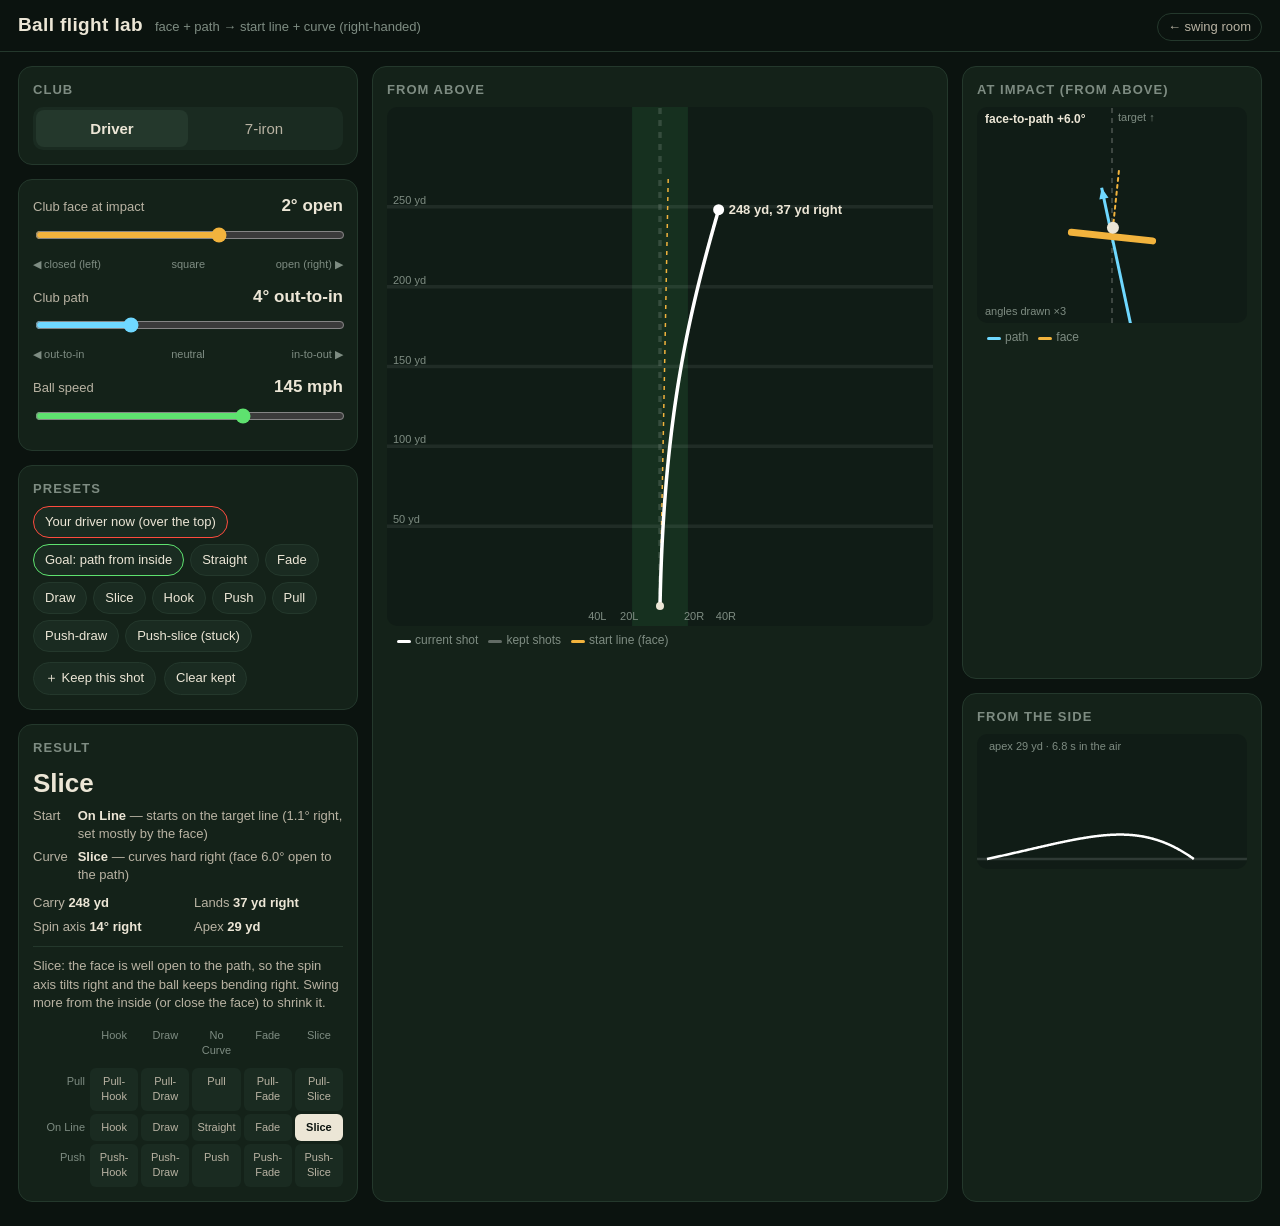
<file: flight.html>
<!doctype html>
<html lang="en">
<head>
<meta charset="utf-8">
<meta name="viewport" content="width=device-width, initial-scale=1, viewport-fit=cover">
<meta name="theme-color" content="#0b130f">
<title>Lowpoint · ball flight lab</title>
<link rel="icon" href="icons/favicon-32.png">
<style>
  :root { --ink:#0b130f; --turf:#101c16; --panel:#142219; --panel-2:#1a2b21; --line:#24382c; --chalk:#ece6d6;
          --dim:#b9b3a3; --muted:#7e8c82; --ok:#5ee26f; --flag:#ff4b3e; --amber:#f2b33d; --ref:#6fd8ff; }
  * { box-sizing: border-box; }
  html, body { margin: 0; background: var(--ink); color: var(--chalk); font: 15px/1.4 -apple-system, "SF Pro Text", "Helvetica Neue", sans-serif; }
  header { display: flex; align-items: baseline; gap: 12px; padding: 12px 18px calc(10px) max(18px, env(safe-area-inset-left)); border-bottom: 1px solid var(--line); }
  header h1 { margin: 0; font-size: 19px; letter-spacing: .02em; }
  header .sub { color: var(--muted); font-size: 13px; }
  header a { margin-left: auto; color: var(--dim); font-size: 13px; text-decoration: none; border: 1px solid var(--line); padding: 4px 10px; border-radius: 999px; }
  main { display: grid; grid-template-columns: 340px 1fr; gap: 14px; padding: 14px 18px 24px; }
  @media (max-width: 860px) { main { grid-template-columns: 1fr; padding: 10px; } }
  .card { background: var(--panel); border: 1px solid var(--line); border-radius: 14px; padding: 14px; }
  .controls { display: flex; flex-direction: column; gap: 14px; }
  .seg { display: flex; background: var(--panel-2); border-radius: 10px; padding: 3px; }
  .seg button { flex: 1; background: none; border: 0; color: var(--dim); padding: 8px; border-radius: 8px; font: inherit; cursor: pointer; }
  .seg button.on { background: var(--line); color: var(--chalk); font-weight: 600; }
  .ctl label { display: flex; justify-content: space-between; align-items: baseline; font-size: 13px; color: var(--dim); }
  .ctl label b { color: var(--chalk); font-size: 17px; font-variant-numeric: tabular-nums; }
  .ctl .hint { display: flex; justify-content: space-between; font-size: 11px; color: var(--muted); margin-top: 2px; }
  input[type=range] { width: 100%; accent-color: var(--ok); height: 30px; }
  .face input { accent-color: var(--amber); } .path input { accent-color: var(--ref); }
  .presets { display: flex; flex-wrap: wrap; gap: 6px; }
  .presets button, .btn { background: var(--panel-2); color: var(--chalk); border: 1px solid var(--line); border-radius: 999px; padding: 6px 11px; font: inherit; font-size: 13px; cursor: pointer; }
  .presets button.you { border-color: var(--flag); } .presets button.fix { border-color: var(--ok); }
  .row { display: flex; gap: 8px; flex-wrap: wrap; }
  .views { display: grid; grid-template-columns: 1fr 300px; grid-template-rows: auto auto; gap: 14px; }
  @media (max-width: 1100px) { .views { grid-template-columns: 1fr; } }
  .views .top { grid-row: span 2; }
  canvas { width: 100%; display: block; border-radius: 10px; background: var(--turf); touch-action: none; }
  h2 { margin: 0 0 8px; font-size: 13px; color: var(--muted); text-transform: uppercase; letter-spacing: .08em; font-weight: 600; }
  .shape { font-size: 26px; font-weight: 700; text-transform: capitalize; margin: 2px 0 6px; }
  .stats { display: grid; grid-template-columns: 1fr 1fr; gap: 6px 12px; font-size: 13px; color: var(--dim); }
  .stats b { color: var(--chalk); font-variant-numeric: tabular-nums; }
  .why { font-size: 13px; color: var(--dim); margin-top: 10px; border-top: 1px solid var(--line); padding-top: 10px; }
  .why em { color: var(--chalk); font-style: normal; font-weight: 600; }
  .terms { display: grid; grid-template-columns: auto 1fr; gap: 4px 10px; font-size: 13px; color: var(--dim); margin-bottom: 10px; }
  .terms b { color: var(--chalk); text-transform: capitalize; }
  .chart { display: grid; grid-template-columns: 54px repeat(5, 1fr); gap: 3px; font-size: 11px; margin-top: 10px; }
  .chart div { padding: 6px 2px; text-align: center; border-radius: 6px; text-transform: capitalize; }
  .chart .h { color: var(--muted); }
  .chart .c { background: var(--panel-2); color: var(--dim); cursor: pointer; }
  .chart .c.on { background: var(--chalk); color: var(--ink); font-weight: 700; }
  .legend { font-size: 12px; color: var(--muted); margin-top: 6px; }
  .legend i { display: inline-block; width: 14px; height: 3px; vertical-align: middle; margin: 0 4px 0 10px; border-radius: 2px; }
</style>
</head>
<body>
<header>
  <h1>Ball flight lab</h1><span class="sub">face + path → start line + curve (right-handed)</span>
  <a href="./">← swing room</a>
</header>
<main>
  <section class="controls">
    <div class="card">
      <h2>Club</h2>
      <div class="seg" id="club"><button data-v="driver" class="on">Driver</button><button data-v="iron7">7-iron</button></div>
    </div>
    <div class="card">
      <div class="ctl face">
        <label>Club face at impact <b id="face-v"></b></label>
        <input id="face" type="range" min="-10" max="10" step="0.5" value="2">
        <div class="hint"><span>◀ closed (left)</span><span>square</span><span>open (right) ▶</span></div>
      </div>
      <div class="ctl path" style="margin-top:12px">
        <label>Club path <b id="path-v"></b></label>
        <input id="path" type="range" min="-10" max="10" step="0.5" value="-4">
        <div class="hint"><span>◀ out-to-in</span><span>neutral</span><span>in-to-out ▶</span></div>
      </div>
      <div class="ctl" style="margin-top:12px">
        <label>Ball speed <b id="spd-v"></b></label>
        <input id="spd" type="range" min="70" max="180" step="1" value="145">
      </div>
    </div>
    <div class="card">
      <h2>Presets</h2>
      <div class="presets" id="presets">
        <button class="you" data-f="2" data-p="-4">Your driver now (over the top)</button>
        <button class="fix" data-f="0" data-p="2">Goal: path from inside</button>
        <button data-f="0" data-p="0">Straight</button>
        <button data-f="1" data-p="-2">Fade</button>
        <button data-f="-1" data-p="2">Draw</button>
        <button data-f="5" data-p="-4">Slice</button>
        <button data-f="-4" data-p="4">Hook</button>
        <button data-f="4" data-p="4">Push</button>
        <button data-f="-4" data-p="-4">Pull</button>
        <button data-f="3" data-p="6">Push-draw</button>
        <button data-f="6" data-p="2">Push-slice (stuck)</button>
      </div>
      <div class="row" style="margin-top:10px">
        <button class="btn" id="keep">＋ Keep this shot</button>
        <button class="btn" id="clear">Clear kept</button>
      </div>
    </div>
    <div class="card" id="result"></div>
  </section>

  <section class="views">
    <div class="card top"><h2>From above</h2><canvas id="cv-top"></canvas>
      <div class="legend"><i style="background:#fff"></i>current shot<i style="background:#ffffff55"></i>kept shots<i style="background:var(--amber)"></i>start line (face)</div></div>
    <div class="card"><h2>At impact (from above)</h2><canvas id="cv-imp"></canvas>
      <div class="legend"><i style="background:var(--ref)"></i>path<i style="background:var(--amber)"></i>face</div></div>
    <div class="card"><h2>From the side</h2><canvas id="cv-side"></canvas></div>
  </section>
</main>

<script type="module">
import { simulate, CLUBS, YD, shapeName } from "./js/flight.js";

const $ = s => document.querySelector(s);
const st = { club: "driver", face: 2, path: -4, speed: 145, kept: [] };
const fmt = (v, pos, neg) => v === 0 ? "0°" : `${Math.abs(v).toFixed(1).replace(/\.0$/, "")}° ${v > 0 ? pos : neg}`;

function canvasCtx(cv, aspect) {
  const w = cv.clientWidth, h = Math.round(w * aspect), dpr = devicePixelRatio || 1;
  if (cv.width !== Math.round(w * dpr) || cv.height !== Math.round(h * dpr)) { cv.width = Math.round(w * dpr); cv.height = Math.round(h * dpr); cv.style.height = h + "px"; }
  const g = cv.getContext("2d"); g.setTransform(dpr, 0, 0, dpr, 0, 0); g.clearRect(0, 0, w, h);
  return { g, w, h };
}

function drawTop(cur) {
  const cv = $("#cv-top");
  const { g, w, h } = canvasCtx(cv, innerWidth < 860 ? 1.25 : 0.95);
  const maxX = (st.club === "driver" ? 300 : 210) / YD;          // metres shown downrange
  const sc = (h - 40) / maxX, cx = w / 2, by = h - 20;
  const X = p => [cx + p[1] * sc, by - p[0] * sc];
  // fairway, target line, yardage
  const fw = (st.club === "driver" ? 35 : 25) / YD * sc;
  g.fillStyle = "#16301f"; g.fillRect(cx - fw / 2, 0, fw, h);
  g.strokeStyle = "#ffffff22"; g.setLineDash([6, 6]); g.beginPath(); g.moveTo(cx, by); g.lineTo(cx, 0); g.stroke(); g.setLineDash([]);
  g.fillStyle = "#7e8c82"; g.font = "11px -apple-system, sans-serif";
  for (let yd = 50; yd * 1 / YD < maxX; yd += 50) {
    const y = by - (yd / YD) * sc;
    g.strokeStyle = "#ffffff12"; g.beginPath(); g.moveTo(0, y); g.lineTo(w, y); g.stroke();
    g.fillText(`${yd} yd`, 6, y - 3);
  }
  for (let yd = -40; yd <= 40; yd += 20) if (yd) {
    const x = cx + (yd / YD) * sc; if (x < 0 || x > w) continue;
    g.fillText(`${Math.abs(yd)}${yd < 0 ? "L" : "R"}`, x - 8, by + 14);
  }
  // start line (where the face sends the ball)
  const a = cur.start * Math.PI / 180, L = maxX * 0.9;
  g.strokeStyle = "#f2b33d"; g.lineWidth = 1.5; g.setLineDash([4, 5]);
  g.beginPath(); g.moveTo(...X([0, 0])); g.lineTo(...X([L * Math.cos(a), L * Math.sin(a)])); g.stroke(); g.setLineDash([]);
  const path = (r, col, lw) => {
    g.strokeStyle = col; g.lineWidth = lw; g.lineJoin = "round"; g.beginPath();
    r.pts.forEach((p, i) => (i ? g.lineTo(...X(p)) : g.moveTo(...X(p)))); g.stroke();
    const e = X(r.pts[r.pts.length - 1]); g.fillStyle = col; g.beginPath(); g.arc(e[0], e[1], lw + 2, 0, 7); g.fill();
  };
  st.kept.forEach(k => path(k.r, "#ffffff55", 2));
  path(cur, "#ffffff", 3.5);
  const e = X(cur.pts[cur.pts.length - 1]);
  g.fillStyle = "#ece6d6"; g.font = "600 13px -apple-system, sans-serif";
  const side = cur.side * YD, txt = `${(cur.carry * YD).toFixed(0)} yd, ${Math.abs(side).toFixed(0)} yd ${side >= 0 ? "right" : "left"}`;
  g.fillText(txt, Math.min(w - g.measureText(txt).width - 6, Math.max(6, e[0] + 10)), e[1] + 4);
  g.fillStyle = "#ece6d6"; g.beginPath(); g.arc(cx, by, 4, 0, 7); g.fill();
}

function drawSide(cur) {
  const { g, w, h } = canvasCtx($("#cv-side"), 0.5);
  const maxX = (st.club === "driver" ? 300 : 210) / YD, sc = Math.min((w - 20) / maxX, (h - 20) / 45 * 1.0);
  const X = p => [10 + p[0] * sc, h - 10 - p[2] * sc];
  g.strokeStyle = "#ffffff22"; g.beginPath(); g.moveTo(0, h - 10); g.lineTo(w, h - 10); g.stroke();
  st.kept.forEach(k => { g.strokeStyle = "#ffffff44"; g.lineWidth = 1.5; g.beginPath(); k.r.pts.forEach((p, i) => (i ? g.lineTo(...X(p)) : g.moveTo(...X(p)))); g.stroke(); });
  g.strokeStyle = "#fff"; g.lineWidth = 2.5; g.beginPath(); cur.pts.forEach((p, i) => (i ? g.lineTo(...X(p)) : g.moveTo(...X(p)))); g.stroke();
  g.fillStyle = "#7e8c82"; g.font = "11px -apple-system, sans-serif";
  g.fillText(`apex ${(cur.apex * YD).toFixed(0)} yd · ${cur.time.toFixed(1)} s in the air`, 12, 16);
}

function drawImpact(cur) {
  const { g, w, h } = canvasCtx($("#cv-imp"), 0.8);
  const cx = w / 2, cy = h * 0.6, R = Math.min(w, h) * 0.42, k = 3;   // angles exaggerated ×3 so they're visible
  g.strokeStyle = "#ffffff30"; g.setLineDash([5, 5]); g.beginPath(); g.moveTo(cx, h); g.lineTo(cx, 0); g.stroke(); g.setLineDash([]);
  g.fillStyle = "#7e8c82"; g.font = "11px -apple-system, sans-serif"; g.fillText("target ↑", cx + 6, 14);
  g.fillText("angles drawn ×3", 8, h - 8);
  // path arrow: club travels along `path`
  const pa = st.path * k * Math.PI / 180;
  const p0 = [cx - Math.sin(pa) * R, cy + Math.cos(pa) * R], p1 = [cx + Math.sin(pa) * R * 0.55, cy - Math.cos(pa) * R * 0.55];
  g.strokeStyle = "#6fd8ff"; g.fillStyle = "#6fd8ff"; g.lineWidth = 3;
  g.beginPath(); g.moveTo(...p0); g.lineTo(...p1); g.stroke();
  const ah = Math.atan2(p1[1] - p0[1], p1[0] - p0[0]);
  g.beginPath(); g.moveTo(...p1); g.lineTo(p1[0] - 12 * Math.cos(ah - 0.4), p1[1] - 12 * Math.sin(ah - 0.4)); g.lineTo(p1[0] - 12 * Math.cos(ah + 0.4), p1[1] - 12 * Math.sin(ah + 0.4)); g.fill();
  // face: a line perpendicular to where it points; a short arrow shows face direction
  const fa = st.face * k * Math.PI / 180, fl = R * 0.45;
  const n = [Math.sin(fa), -Math.cos(fa)], t = [Math.cos(fa), Math.sin(fa)];
  g.strokeStyle = "#f2b33d"; g.lineWidth = 7; g.lineCap = "round";
  g.beginPath(); g.moveTo(cx - t[0] * fl, cy - t[1] * fl); g.lineTo(cx + t[0] * fl, cy + t[1] * fl); g.stroke();
  g.lineWidth = 2; g.setLineDash([3, 4]); g.beginPath(); g.moveTo(cx, cy); g.lineTo(cx + n[0] * R * 0.75, cy + n[1] * R * 0.75); g.stroke(); g.setLineDash([]);
  g.lineCap = "butt";
  g.fillStyle = "#ece6d6"; g.beginPath(); g.arc(cx + n[0] * 9, cy + n[1] * 9, 6, 0, 7); g.fill();
  g.font = "600 12px -apple-system, sans-serif"; g.fillStyle = "#ece6d6";
  g.fillText(`face-to-path ${cur.f2p > 0 ? "+" : ""}${cur.f2p.toFixed(1)}°`, 8, 16);
}

const START_TXT = { pull: "starts left of the target", straight: "starts on the target line", push: "starts right of the target" };
const CURVE_TXT = { hook: "curves hard left", draw: "curves gently left", none: "doesn't curve", fade: "curves gently right", slice: "curves hard right" };
const WHY = {
  slice: "Slice: the face is well open to the path, so the spin axis tilts right and the ball keeps bending right. Swing more from the inside (or close the face) to shrink it.",
  fade: "Fade: the face is a little open to the path. A controlled fade is a good shot; it only becomes a slice when the gap grows.",
  none: "No curve: face and path point the same way, so the spin axis is level.",
  draw: "Draw: the face is a little closed to the path. A controlled draw is a good shot; it only becomes a hook when the gap grows.",
  hook: "Hook: the face is well closed to the path. Hold the face more open or swing less in-to-out.",
};
// representative face/path for each cell of the shot chart (clicking a cell loads it)
const CELL = {
  pull: { hook: [-5, -1], draw: [-3, -1], none: [-3, -3], fade: [-2, -4.5], slice: [-1, -6] },
  straight: { hook: [-1.5, 3], draw: [-0.5, 1.5], none: [0, 0], fade: [0.5, -1.5], slice: [1.5, -4] },
  push: { hook: [2, 7], draw: [3, 5], none: [3, 3], fade: [4, 1.5], slice: [5, -1] },
};
const CURVES = ["hook", "draw", "none", "fade", "slice"], STARTS = ["pull", "straight", "push"];

function explain(cur) {
  const { start, curve } = cur.parts;
  let tip = WHY[curve];
  if (start === "push" && (curve === "fade" || curve === "slice") && st.path > 0) tip = "Push-" + curve + ": the path is already from the inside, but the face is even more open. Square the face (grip, release, get to your lead side).";
  if (start === "pull" && (curve === "hook" || curve === "draw")) tip = "Pull-" + curve + ": face closed and pointing left, so both the start line and the curve go left.";
  return tip;
}

function chart(cur) {
  let h = `<div class="chart"><div class="h"></div>${CURVES.map(c => `<div class="h">${c === "none" ? "no curve" : c}</div>`).join("")}`;
  for (const s of STARTS) {
    h += `<div class="h" style="text-align:right">${s === "straight" ? "on line" : s}</div>`;
    for (const c of CURVES) {
      const on = cur.parts.start === s && cur.parts.curve === c;
      const nm = s === "straight" ? (c === "none" ? "straight" : c) : (c === "none" ? s : `${s}-${c}`);
      h += `<div class="c${on ? " on" : ""}" data-s="${s}" data-c="${c}">${nm}</div>`;
    }
  }
  return h + "</div>";
}

function render() {
  const cur = simulate({ face: st.face, path: st.path, club: st.club, speedMph: st.speed });
  $("#face-v").textContent = fmt(st.face, "open", "closed");
  $("#path-v").textContent = fmt(st.path, "in-to-out", "out-to-in");
  $("#spd-v").textContent = `${st.speed} mph`;
  const side = cur.side * YD;
  const { start, curve } = cur.parts;
  $("#result").innerHTML = `<h2>Result</h2><div class="shape">${cur.shape}</div>
    <div class="terms">
      <span>Start</span><span><b>${start === "straight" ? "on line" : start}</b> — ${START_TXT[start]} (${Math.abs(cur.start).toFixed(1)}° ${cur.start >= 0 ? "right" : "left"}, set mostly by the face)</span>
      <span>Curve</span><span><b>${curve === "none" ? "none" : curve}</b> — ${CURVE_TXT[curve]} (face ${Math.abs(cur.f2p).toFixed(1)}° ${cur.f2p >= 0 ? "open" : "closed"} to the path)</span>
    </div>
    <div class="stats">
      <span>Carry <b>${(cur.carry * YD).toFixed(0)} yd</b></span>
      <span>Lands <b>${Math.abs(side).toFixed(0)} yd ${side >= 0 ? "right" : "left"}</b></span>
      <span>Spin axis <b>${Math.abs(cur.tilt).toFixed(0)}° ${cur.tilt >= 0 ? "right" : "left"}</b></span>
      <span>Apex <b>${(cur.apex * YD).toFixed(0)} yd</b></span>
    </div>
    <div class="why">${explain(cur)}</div>
    ${chart(cur)}`;
  drawTop(cur); drawSide(cur); drawImpact(cur);
  st.cur = cur;
}

$("#face").oninput = e => { st.face = +e.target.value; render(); };
$("#path").oninput = e => { st.path = +e.target.value; render(); };
$("#spd").oninput = e => { st.speed = +e.target.value; render(); };
$("#club").onclick = e => {
  const b = e.target.closest("button"); if (!b) return;
  st.club = b.dataset.v; st.kept = [];
  document.querySelectorAll("#club button").forEach(x => x.classList.toggle("on", x === b));
  st.speed = CLUBS[st.club].speedMph; $("#spd").value = st.speed; render();
};
$("#presets").onclick = e => {
  const b = e.target.closest("button"); if (!b) return;
  st.face = +b.dataset.f; st.path = +b.dataset.p; $("#face").value = st.face; $("#path").value = st.path; render();
};
$("#result").onclick = e => {
  const c = e.target.closest(".c"); if (!c) return;
  [st.face, st.path] = CELL[c.dataset.s][c.dataset.c];
  $("#face").value = st.face; $("#path").value = st.path; render();
};
$("#keep").onclick = () => { st.kept.push({ r: st.cur }); if (st.kept.length > 8) st.kept.shift(); render(); };
$("#clear").onclick = () => { st.kept = []; render(); };
addEventListener("resize", render);
render();
</script>
</body>
</html>
</file>
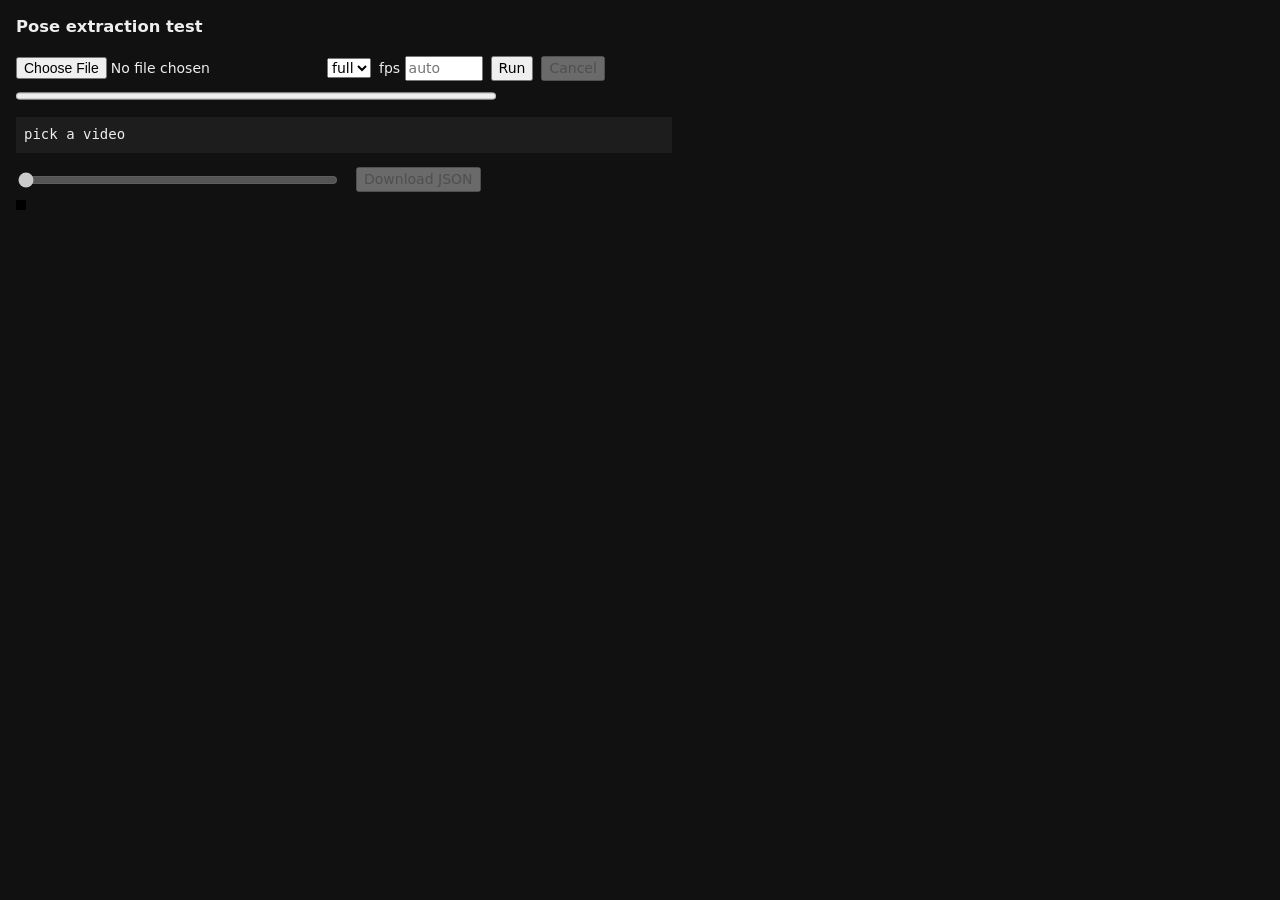
<file: pose_test.html>
<!doctype html>
<html lang="en">
<head>
<meta charset="utf-8">
<meta name="viewport" content="width=device-width, initial-scale=1, viewport-fit=cover">
<title>Lowpoint - pose test</title>
<style>
  body { font: 14px/1.4 -apple-system, system-ui, sans-serif; margin: 16px; background: #111; color: #eee; }
  .row { display: flex; flex-wrap: wrap; gap: 8px; align-items: center; margin: 8px 0; }
  button, select, input { font: inherit; }
  progress { width: 100%; max-width: 480px; height: 14px; }
  pre { background: #1d1d1d; padding: 8px; white-space: pre-wrap; max-width: 640px; }
  #view { max-width: 100%; max-height: 70vh; background: #000; display: block; }
  input[type=range] { width: 320px; max-width: 70vw; }
</style>
</head>
<body>
<h3>Pose extraction test</h3>
<div class="row">
  <input type="file" id="file" accept="video/*">
  <select id="model"><option value="full">full</option><option value="lite">lite</option></select>
  <label>fps <input id="fps" type="number" min="1" max="240" step="1" placeholder="auto" style="width:5em"></label>
  <button id="run">Run</button>
  <button id="cancel" disabled>Cancel</button>
</div>
<div class="row"><progress id="prog" max="1" value="0"></progress> <span id="stage"></span></div>
<pre id="summary">pick a video</pre>
<div class="row">
  <input type="range" id="frame" min="0" max="0" value="0" disabled> <span id="flabel"></span>
  <button id="dl" disabled>Download JSON</button>
</div>
<canvas id="view" width="10" height="10"></canvas>
<video id="src" muted playsinline preload="auto" style="position:fixed;left:0;top:0;width:2px;height:2px;opacity:.01;pointer-events:none"></video>

<script type="module">
import { extractPose, BONES } from './js/pose.js';
const $ = id => document.getElementById(id);
let result = null, ctrl = null, fileUrl = null;
window.__pose = { extractPose, get result() { return result; } };

$('file').onchange = () => {
  const f = $('file').files[0];
  if (!f) return;
  if (fileUrl) URL.revokeObjectURL(fileUrl);
  fileUrl = URL.createObjectURL(f);
  $('src').src = fileUrl; $('src').load();
  $('summary').textContent = `${f.name} (${(f.size / 1e6).toFixed(1)} MB) - press Run`;
};

$('run').onclick = async () => {
  const f = $('file').files[0];
  if (!f) return alert('pick a video');
  ctrl = new AbortController();
  $('run').disabled = true; $('cancel').disabled = false;
  const t0 = performance.now();
  try {
    result = await extractPose(f, {
      model: $('model').value, targetFps: +$('fps').value || undefined, signal: ctrl.signal,
      onProgress: p => {
        $('prog').value = p.frac;
        $('stage').textContent = `${p.stage}${p.n ? ` ${p.i}/${p.n}` : ''}${p.msPerFrame ? ` - ${p.msPerFrame.toFixed(0)} ms/frame` : ''}`;
      },
    });
    const vis = [];
    for (const fr of result.lm) for (const p of fr) if (!isNaN(p[3])) vis.push(p[3]);
    const avgVis = vis.reduce((a, b) => a + b, 0) / (vis.length || 1);
    result.summary = {
      n: result.n, fps: result.fps, srcFps: result.srcFps, srcFpsMethod: result.srcFpsMethod,
      size: `${result.w}x${result.h}`, window: `${result.start.toFixed(2)}-${result.end.toFixed(2)} s`,
      model: result.model, delegate: result.delegate, detected: result.detected,
      msPerFrame: +result.msPerFrame.toFixed(1), detectMsPerFrame: +result.detectMsPerFrame.toFixed(1),
      avgVisibility: +avgVis.toFixed(3), totalS: +((performance.now() - t0) / 1000).toFixed(1),
    };
    $('summary').textContent = JSON.stringify(result.summary, null, 1);
    $('frame').max = result.n - 1; $('frame').disabled = false; $('dl').disabled = false;
    $('frame').value = Math.floor(result.n / 2);
    drawFrame();
  } catch (e) {
    $('summary').textContent = `${e.name}: ${e.message}`;
    console.error(e);
  } finally {
    $('run').disabled = false; $('cancel').disabled = true;
  }
};
$('cancel').onclick = () => ctrl && ctrl.abort();

async function drawFrame() {
  if (!result) return;
  const i = +$('frame').value, v = $('src');
  const t = result.start + (i + 0.5) / result.fps;
  $('flabel').textContent = `frame ${i} @ ${t.toFixed(3)} s`;
  await new Promise(res => { v.addEventListener('seeked', res, { once: true }); v.currentTime = t; setTimeout(res, 3000); });
  const c = $('view'), scale = Math.min(1, 960 / Math.max(result.w, result.h));
  c.width = Math.round(result.w * scale); c.height = Math.round(result.h * scale);
  const g = c.getContext('2d');
  g.drawImage(v, 0, 0, c.width, c.height);
  const P = result.lm[i];
  const ok = j => !isNaN(P[j][0]) && P[j][3] > 0.3;
  g.lineWidth = 3; g.strokeStyle = '#3ff07f';
  for (const [a, b] of BONES) if (ok(a) && ok(b)) {
    g.beginPath(); g.moveTo(P[a][0] * c.width, P[a][1] * c.height); g.lineTo(P[b][0] * c.width, P[b][1] * c.height); g.stroke();
  }
  g.fillStyle = '#ff4fa0';
  P.forEach((p, j) => { if (ok(j)) { g.beginPath(); g.arc(p[0] * c.width, p[1] * c.height, 4, 0, 7); g.fill(); } });
}
$('frame').oninput = drawFrame;

$('dl').onclick = () => {
  const { mediaTimes, ...rest } = result;
  const blob = new Blob([JSON.stringify(rest)], { type: 'application/json' });
  const a = document.createElement('a');
  a.href = URL.createObjectURL(blob);
  a.download = (($('file').files[0] || {}).name || 'pose').replace(/\.[^.]+$/, '') + `.pose.${result.model}.json`;
  a.click();
  setTimeout(() => URL.revokeObjectURL(a.href), 5000);
};
</script>
</body>
</html>
</file>
